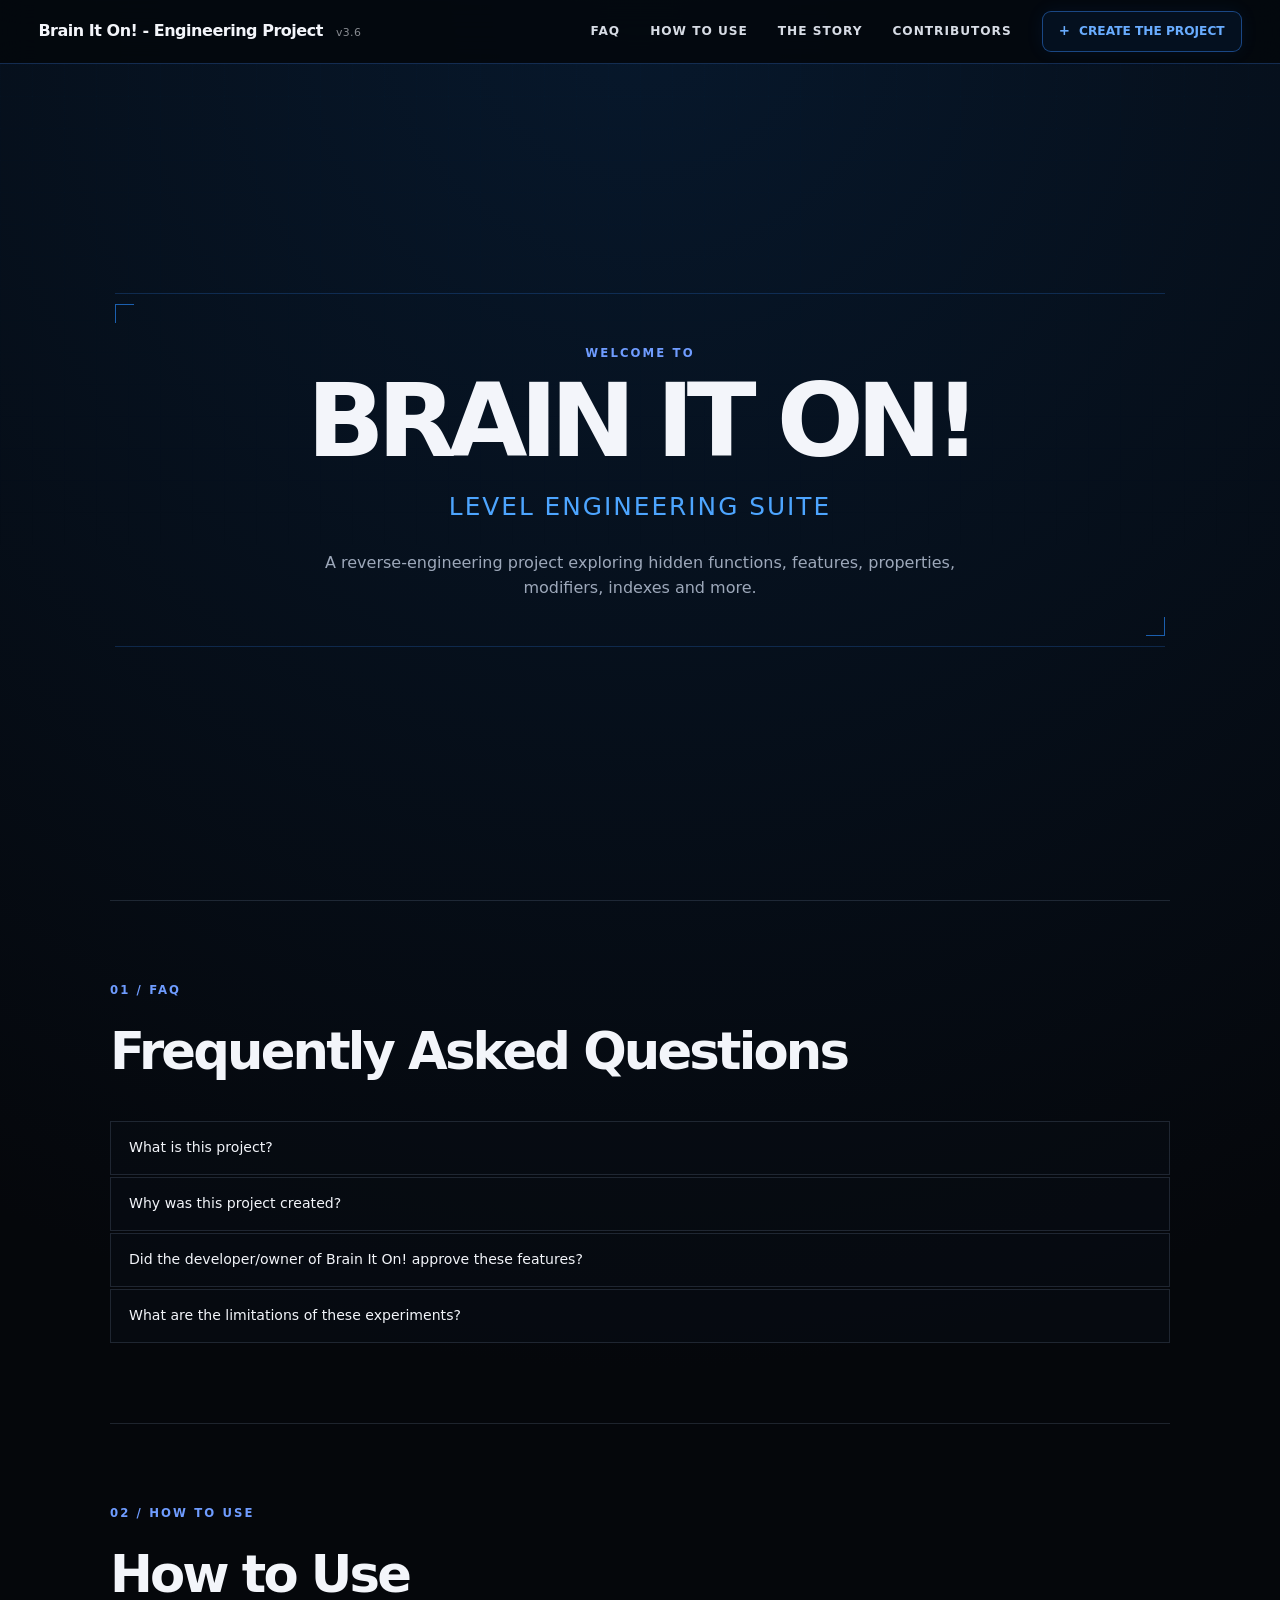
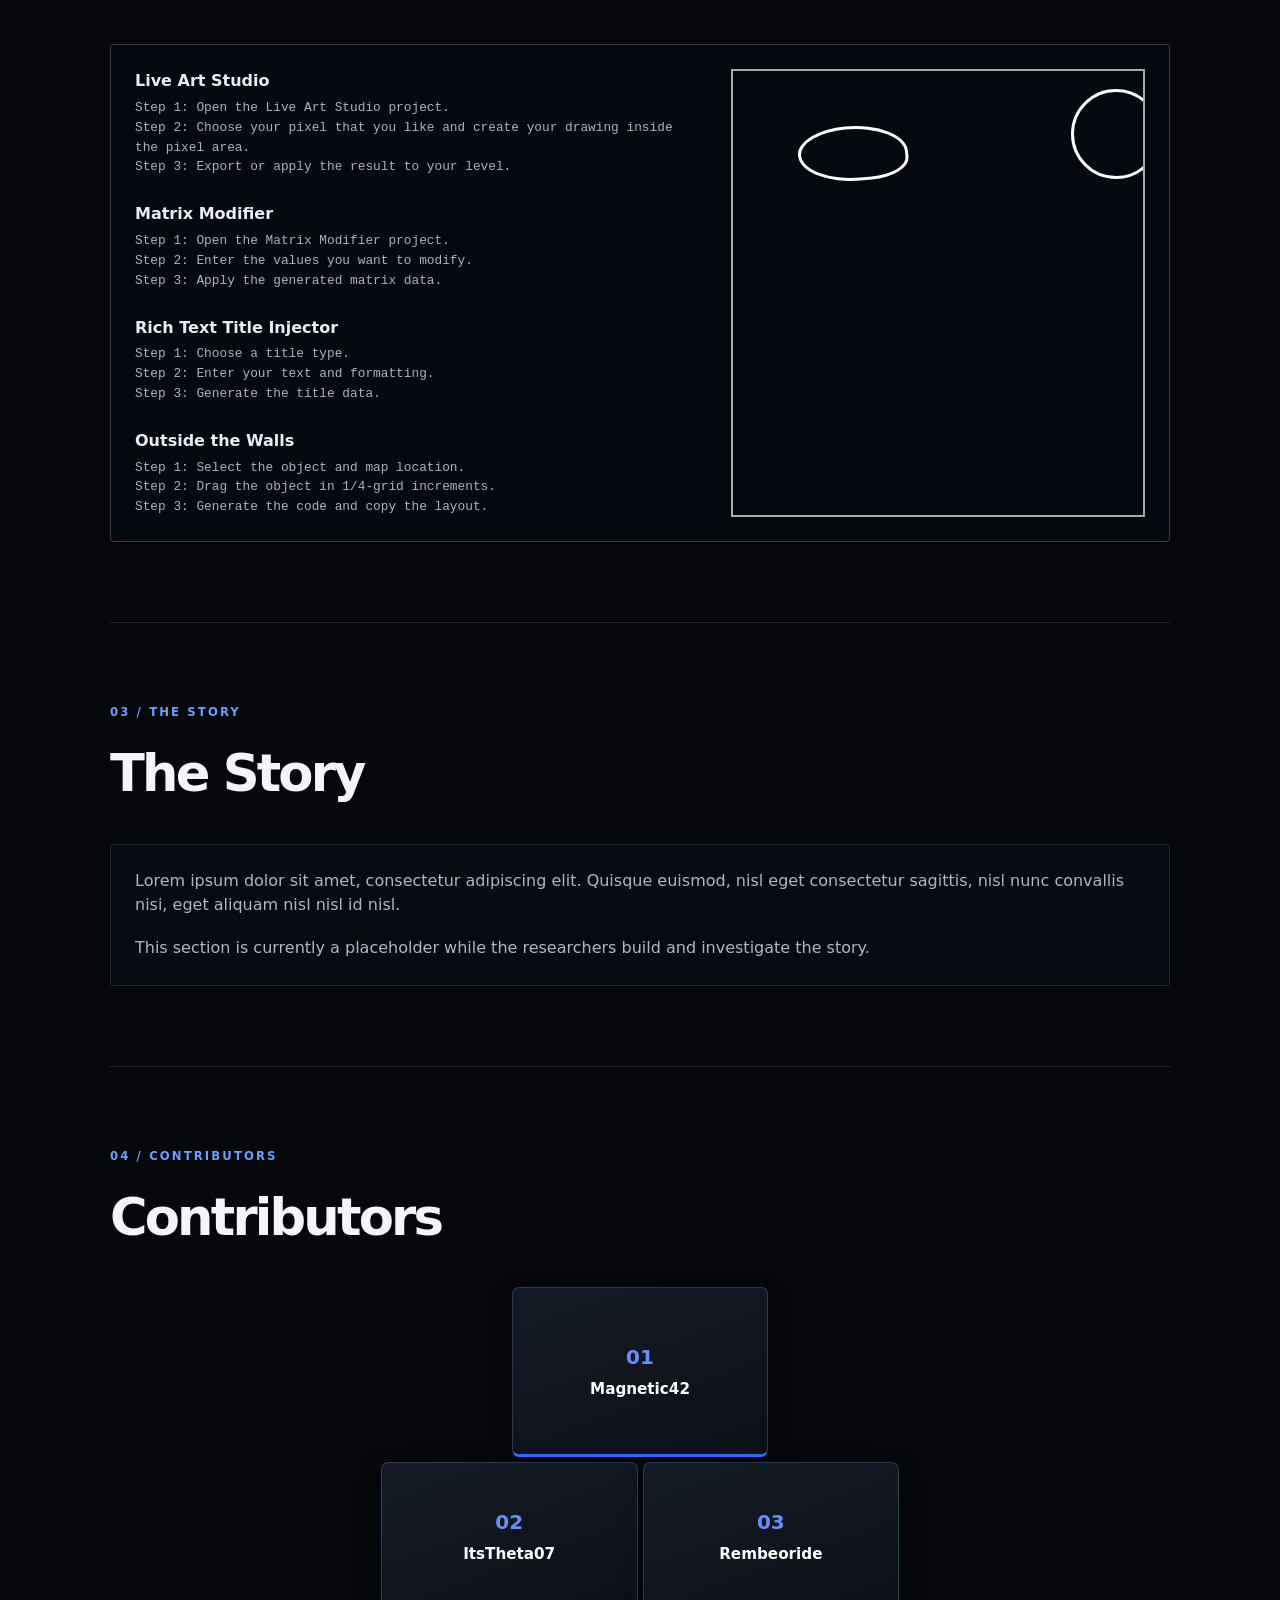
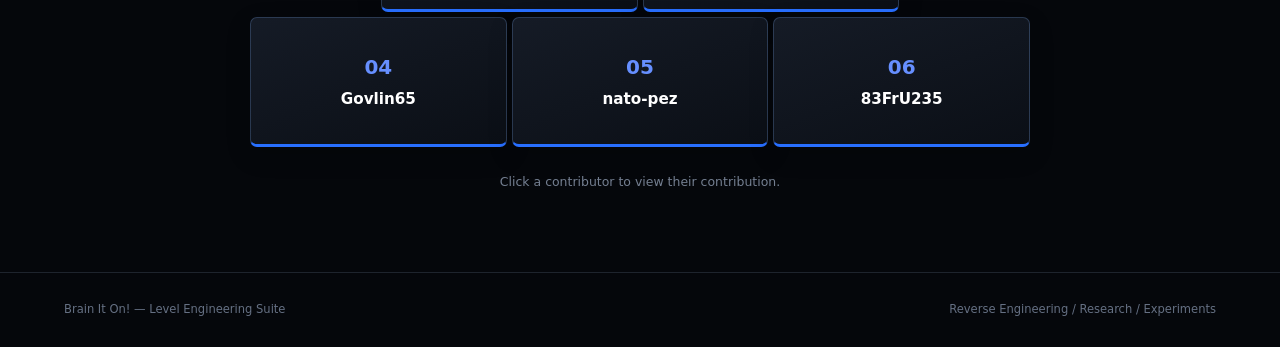
<file: index.html>
<!DOCTYPE html>
<html lang="en">
<head>
  <meta charset="UTF-8">
  <meta name="viewport" content="width=device-width, initial-scale=1.0">
  <title>Brain It On! — Level Engineering Suite</title>
  <link rel="stylesheet" href="style.css">
</head>
<body>

<header class="topbar">
  <a class="brand" href="#home">Brain It On! - Engineering Project <span class="site-version">v3.6</span></a>

  <nav class="nav">
    <a href="#faq">FAQ</a>
    <a href="#how-to-use">HOW TO USE</a>
    <a href="#story">THE STORY</a>
    <a href="#contributors">CONTRIBUTORS</a>

    <div class="create-wrap">
      <button class="create-btn" id="createBtn">
        <span>+</span> CREATE THE PROJECT
      </button>

      <div class="project-menu" id="projectMenu">
        <a href="projects/live-art-studio.html" target="_blank">
          <strong>Live Art Studio</strong>
          <small>UP TO 200×200 PIXELS</small>
        </a>
        <a href="projects/matrix-modifier.html" target="_blank">
          <strong>Matrix Modifier</strong>
        </a>
        <a href="projects/rich-text-title-injector.html" target="_blank">
          <strong>Rich Text Title Injector</strong>
          <small>A LOT OF DIFFERENT TYPES</small>
        </a>
        <a href="projects/outside-the-walls.html" target="_blank">
          <strong>Outside the Walls</strong>
        </a>
      </div>
    </div>
  </nav>
</header>

<main>
  <section class="hero" id="home">
    <div class="blueprint">
      <p class="eyebrow">WELCOME TO</p>
      <h1>BRAIN IT ON!</h1>
      <h2>Level Engineering Suite</h2>
      <p>
        A reverse-engineering project exploring hidden functions,
        features, properties, modifiers, indexes and more.
      </p>
    </div>
  </section>

  <section class="section" id="faq">
    <p class="eyebrow">01 / FAQ</p>
    <h2>Frequently Asked Questions</h2>

    <div class="accordion">
      <details>
        <summary>What is this project?</summary>
        <p>
          The Reverse Engineering - Brain It On! Project is about hidden
          functions, features, and properties like modifiers, object scaling,
          indexes, and more. The project was started before we cracked the
          code, and we conducted in-depth research to understand and perfect it.
        </p>
      </details>

      <details>
        <summary>Why was this project created?</summary>
        <p>
          Regarding the Basemented story, we're kind of suspicious about how
          it was created and how it works. That's why we're digging deeper
          into it, testing different ideas, and experimenting until we can
          get it working as perfectly as possible.
        </p>
      </details>

      <details>
        <summary>Did the developer/owner of Brain It On! approve these features?</summary>
        <p>
          Yes. The developer/owner has accepted these features, but they
          should be used with limitations.
        </p>
      </details>

      <details>
        <summary>What are the limitations of these experiments?</summary>
        <p>
          These experiments can have a significant impact on the gameplay
          experience. Once a trick becomes known, many people may ask for it,
          try to use it, or demand access to it. If these features are used too
          widely, they could potentially disrupt the game or negatively affect
          the experience for everyone. For that reason, some experiments should
          be used carefully and kept limited.
        </p>
      </details>
    </div>
  </section>

  <section class="section" id="how-to-use">
    <p class="eyebrow">02 / HOW TO USE</p>
    <h2>How to Use</h2>

    <div class="how-box">
      <div class="how-text">
        <div class="how-project">
          <h3>Live Art Studio</h3>
          <p>Step 1: Open the Live Art Studio project.</p>
          <p>Step 2: Choose your pixel that you like and create your drawing inside the pixel area.</p>
          <p>Step 3: Export or apply the result to your level.</p>
        </div>

        <div class="how-project">
          <h3>Matrix Modifier</h3>
          <p>Step 1: Open the Matrix Modifier project.</p>
          <p>Step 2: Enter the values you want to modify.</p>
          <p>Step 3: Apply the generated matrix data.</p>
        </div>

        <div class="how-project">
          <h3>Rich Text Title Injector</h3>
          <p>Step 1: Choose a title type.</p>
          <p>Step 2: Enter your text and formatting.</p>
          <p>Step 3: Generate the title data.</p>
        </div>

        <div class="how-project">
          <h3>Outside the Walls</h3>
          <p>Step 1: Select the object and map location.</p>
          <p>Step 2: Drag the object in 1/4-grid increments.</p>
          <p>Step 3: Generate the code and copy the layout.</p>
        </div>
      </div>

      <div class="how-diagram" aria-label="Instruction diagram">
        <div class="diagram-object"></div>
        <div class="diagram-circle"></div>
        <div class="diagram-ground"></div>
      </div>
    </div>
  </section>

  <section class="section" id="story">
    <p class="eyebrow">03 / THE STORY</p>
    <h2>The Story</h2>
    <div class="story-box">
      <p>
        Lorem ipsum dolor sit amet, consectetur adipiscing elit. Quisque
        euismod, nisl eget consectetur sagittis, nisl nunc convallis nisi,
        eget aliquam nisl nisl id nisl.
      </p>
      <p>
        This section is currently a placeholder while the researchers
        build and investigate the story.
      </p>
    </div>
  </section>

  <section class="section contributors" id="contributors">
    <p class="eyebrow">04 / CONTRIBUTORS</p>
    <h2>Contributors</h2>

    <div class="pyramid">
      <button class="person rank1" data-rank="01" data-name="Magnetic42" data-bio="Magnetic42 is the backbone; all base code is his, including the break code and deep searching. He also found out how the code decompresses into various characteristics of the level and modifiers for the objects.">
        <span>01</span><strong>Magnetic42</strong>
      </button>

      <button class="person rank2" data-rank="02" data-name="ItsTheta07" data-bio="Theta built the website and did a lot of work, finding the best idea to add to the link and updating the concise log of the updates.">
        <span>02</span><strong>ItsTheta07</strong>
      </button>
      <button class="person rank3" data-rank="03" data-name="Rembeoride" data-bio="Rembeoride is the boss; after the strange events on the Basemented level recently, he was sure there was a code to break the level and called all the trusted people to find out the secret of Basemented&#x27;s level.">
        <span>03</span><strong>Rembeoride</strong>
      </button>

      <button class="person rank4" data-rank="04" data-name="Govlin65" data-bio="Govlin65 is the destroyer of the level. Erm, actually, he cracked some parts of the level, researched thoroughly, and identified key features to pay attention to. Back then, Govlin65 also had admin powers, so he created some unreal designs, or is it?">
        <span>04</span><strong>Govlin65</strong>
      </button>
      <button class="person rank5" data-rank="05" data-name="nato-pez" data-bio="Nato-pez is a suggestor and is thinking of an idea; he also finds some bugs and reports them to the boss and the coder to fix errors in the Engineering Site.">
        <span>05</span><strong>nato-pez</strong>
      </button>
      <button class="person rank6" data-rank="06" data-name="83FrU235" data-bio="83FrU235 is just useless. NOPE, he is the foundation of Rich Text and Broken Text Encyclopedia, and also suggests new ideas and reports bugs just like Nato-pez.">
        <span>06</span><strong>83FrU235</strong>
      </button>
    </div>

    <p class="contributor-note">Click a contributor to view their contribution.</p>
  </section>
</main>

<div class="modal" id="contributorModal">
  <div class="modal-card">
    <button class="close" id="closeModal">×</button>
    <p class="eyebrow" id="modalRank"></p>
    <h2 id="modalName"></h2>
    <p id="modalBio">Contributor information will be added here.</p>
  </div>
</div>

<footer>
  <span>Brain It On! — Level Engineering Suite</span>
  <span>Reverse Engineering / Research / Experiments</span>
</footer>

<script src="script.js"></script>
</body>
</html>
</file>
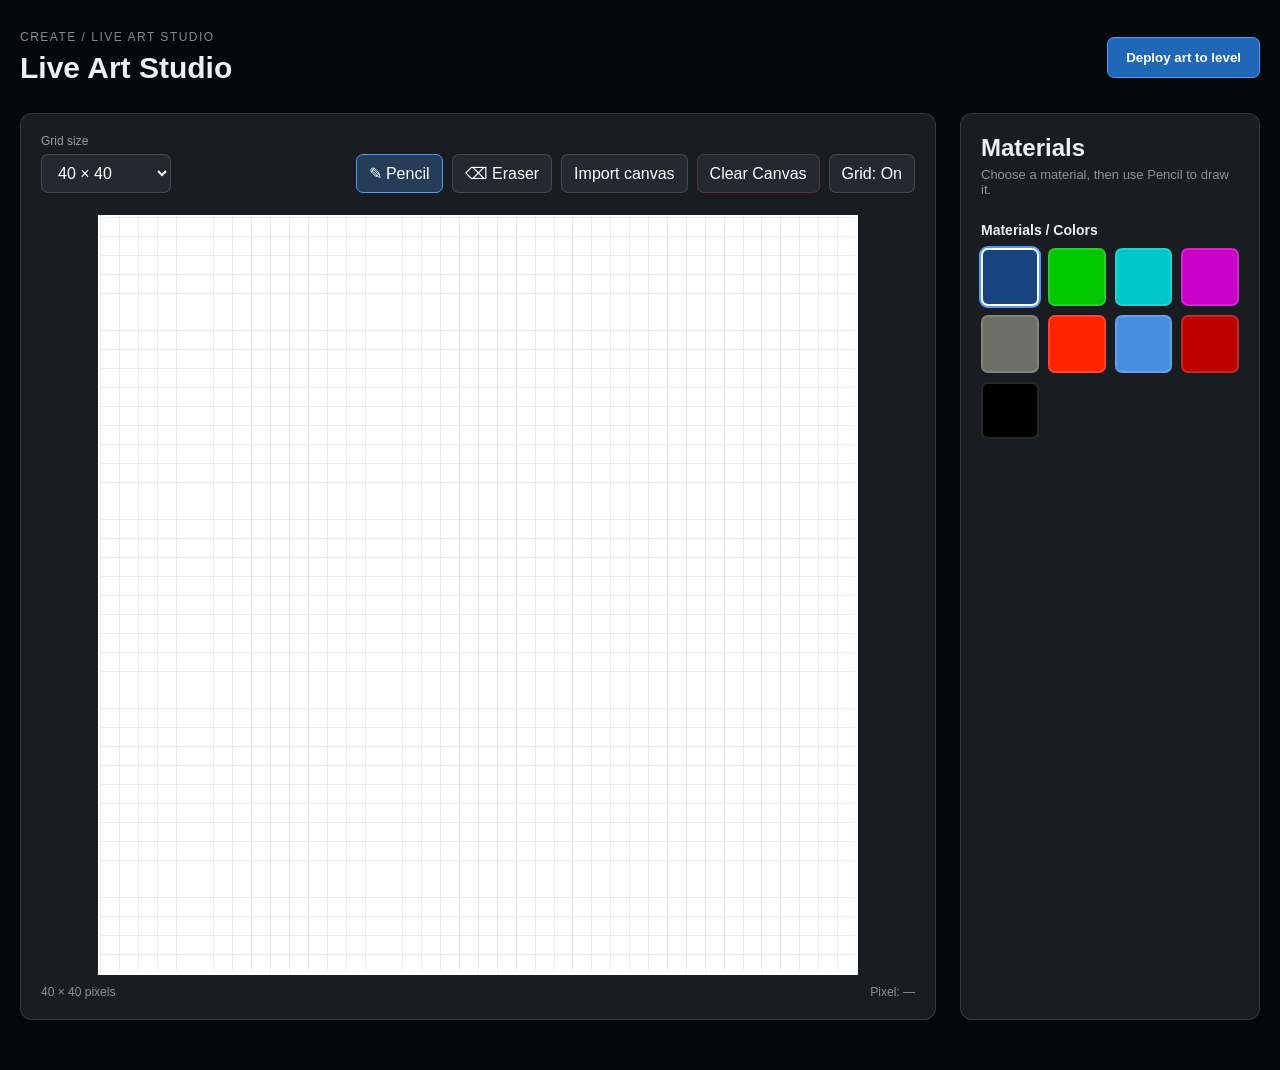
<file: projects/live-art-studio.html>
<!DOCTYPE html>
<html lang="en">
<head>
<meta charset="UTF-8">
<meta name="viewport" content="width=device-width, initial-scale=1.0">
<title>Live Art Studio</title>
<link rel="stylesheet" href="live-art-studio.css">
</head>
<body>
<div class="studio">

    <div class="topbar">
        <div>
            <div class="eyebrow">CREATE / LIVE ART STUDIO</div>
            <h1>Live Art Studio</h1>
        </div>
        <button id="deployArt">Deploy art to level</button>
    </div>

    <div class="studio-main">
        <section class="workspace">
            <div class="toolbar">
                <div class="grid-control">
                    <span>Grid size</span>
                    <select id="gridSize">
                        <option value="40">40 × 40</option>
                        <option value="75">75 × 75</option>
                        <option value="100">100 × 100</option>
                        <option value="150">150 × 150</option>
                        <option value="200">200 × 200</option>
                    </select>
                </div>

                <button class="tool active" id="pencil">✎ Pencil</button>
                <button class="tool" id="eraser">⌫ Eraser</button>

                <label class="import-button">
                    Import canvas
                    <input type="file" id="importCanvas" accept="image/*">
                </label>

                <button class="tool clear-tool" id="clearCanvas" type="button">
                    Clear Canvas
                </button>
                <button class="tool" id="toggleGrid" type="button">
                    Grid: On
                </button>
            </div>

            <div class="canvas-area">
                <canvas id="artCanvas" width="800" height="800"></canvas>
            </div>

            <div class="canvas-info">
                <span id="resolution">40 × 40 pixels</span>
                <span id="pixelPosition">Pixel: —</span>
            </div>
        </section>

        <aside class="materials">
            <h2>Materials</h2>
            <p class="materials-description">
                Choose a material, then use Pencil to draw it.
            </p>

            <div class="material-section">
                <h3>Materials / Colors</h3>
                <div class="material-grid">
                    <button class="material selected" data-name="Blue" data-color="#17447F" style="background:#17447F" aria-label="Blue"></button>
                    <button class="material" data-name="Green" data-color="#00C800" style="background:#00C800" aria-label="Green"></button>
                    <button class="material" data-name="Cyan" data-color="#00C8C8" style="background:#00C8C8" aria-label="Cyan"></button>
                    <button class="material" data-name="Magenta" data-color="#C800C8" style="background:#C800C8" aria-label="Magenta"></button>
                    <button class="material" data-name="Gray" data-color="#6D6E65" style="background:#6D6E65" aria-label="Gray"></button>
                    <button class="material" data-name="Red" data-color="#FF2400" style="background:#FF2400" aria-label="Red"></button>
                    <button class="material" data-name="Plus" data-color="#498FE0" style="background:#498FE0" aria-label="Plus wall"></button>
                    <button class="material" data-name="Minus" data-color="#BC0000" style="background:#BC0000" aria-label="Minus wall"></button>
                    <button class="material" data-name="Black" data-color="#000000" style="background:#000000" aria-label="Black"></button>
                </div>
            </div>
        </aside>
    </div>

    <div id="message"></div>
</div>

<script src="live-art-studio.js"></script>
</body>
</html>
</file>
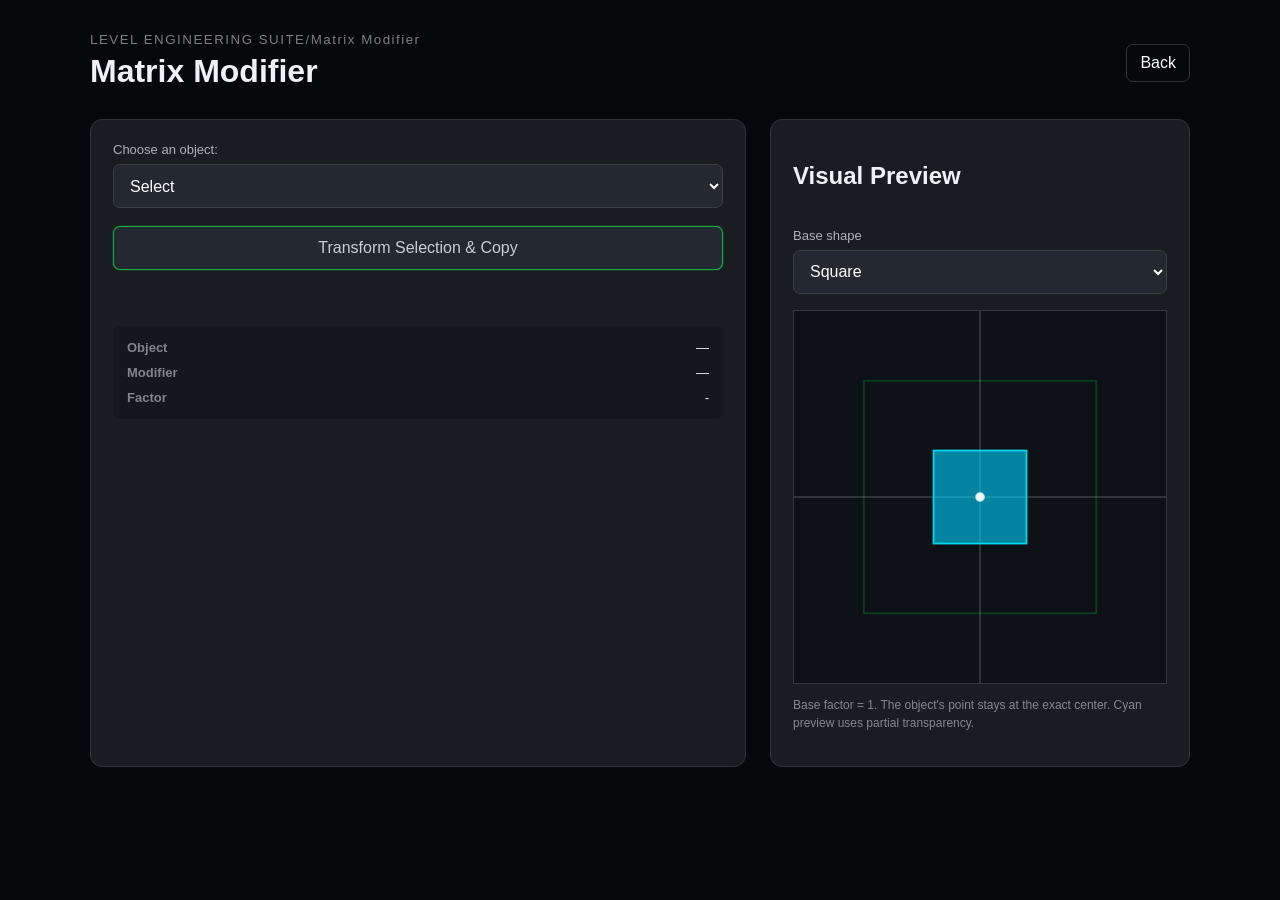
<file: projects/matrix-modifier.html>
<!doctype html>
<html lang="en"><head><meta charset="utf-8"><meta name="viewport" content="width=device-width,initial-scale=1">
<title>Matrix Modifier</title><link rel="stylesheet" href="matrix-modifier.css"></head>
<body>
<div class="page"><header><div><small>LEVEL ENGINEERING SUITE/Matrix Modifier</small><h1>Matrix Modifier</h1></div><a href="../index.html">Back</a></header>
<div class="layout">
<section class="panel controls">
<label>Choose an object:</label>
<select id="object"><option value="">Select</option><optgroup label="Walls"><option value="Wall_Square_Small">Wall_Square_Small</option><option value="Wall_Square">Wall_Square</option><option value="Wall_Plank_Tiny">Wall_Plank_Tiny</option><option value="Wall_Plank_Small">Wall_Plank_Small</option><option value="Wall_Plank">Wall_Plank</option><option value="Wall_Angle_Small">Wall_Angle_Small</option><option value="Wall_Angle">Wall_Angle</option><option value="Wall_Circle_Small">Wall_Circle_Small</option><option value="Wall_Circle">Wall_Circle</option><option value="Wall_Button">Wall_Button</option><option value="Wall_Button2">Wall_Button2</option><option value="Wall_Gate">Wall_Gate</option><option value="Wall_Fan_Small">Wall_Fan_Small</option></optgroup><optgroup label="Ice"><option value="Ice_Square_Small">Ice_Square_Small</option><option value="Ice_Square">Ice_Square</option><option value="Ice_Plank_Tiny">Ice_Plank_Tiny</option><option value="Ice_Plank_Small">Ice_Plank_Small</option><option value="Ice_Plank">Ice_Plank</option><option value="Ice_Angle_Small">Ice_Angle_Small</option><option value="Ice_Angle">Ice_Angle</option><option value="Ice_Circle_Small">Ice_Circle_Small</option><option value="Ice_Circle">Ice_Circle</option></optgroup><optgroup label="Rough"><option value="Rough_Square_Small">Rough_Square_Small</option><option value="Rough_Square">Rough_Square</option><option value="Rough_Plank_Tiny">Rough_Plank_Tiny</option><option value="Rough_Plank_Small">Rough_Plank_Small</option><option value="Rough_Plank">Rough_Plank</option><option value="Rough_Angle_Small">Rough_Angle_Small</option><option value="Rough_Angle">Rough_Angle</option><option value="Rough_Circle_Small">Rough_Circle_Small</option><option value="Rough_Circle">Rough_Circle</option></optgroup><optgroup label="Bouncy"><option value="Bouncy_Square_Small">Bouncy_Square_Small</option><option value="Bouncy_Square">Bouncy_Square</option><option value="Bouncy_Plank_Tiny">Bouncy_Plank_Tiny</option><option value="Bouncy_Plank_Small">Bouncy_Plank_Small</option><option value="Bouncy_Plank">Bouncy_Plank</option><option value="Bouncy_Angle_Small">Bouncy_Angle_Small</option><option value="Bouncy_Angle">Bouncy_Angle</option><option value="Bouncy_Circle_Small">Bouncy_Circle_Small</option><option value="Bouncy_Circle">Bouncy_Circle</option></optgroup><optgroup label="Deadly / Static"><option value="DT_Square_Small">DT_Square_Small</option><option value="DT_Square">DT_Square</option><option value="DT_Plank_Tiny">DT_Plank_Tiny</option><option value="DT_Plank_Small">DT_Plank_Small</option><option value="DT_Plank">DT_Plank</option><option value="DT_Angle_Small">DT_Angle_Small</option><option value="DT_Angle">DT_Angle</option><option value="DT_Circle_Small">DT_Circle_Small</option><option value="DT_Circle">DT_Circle</option></optgroup><optgroup label="Zones"><option value="NoDraw_Square_Tiny">NoDraw_Square_Tiny</option><option value="NoDraw_Square_Small">NoDraw_Square_Small</option><option value="NoDraw_Square">NoDraw_Square</option><option value="Water_Square_Tiny">Water_Square_Tiny</option><option value="Water_Square_Small">Water_Square_Small</option><option value="Water_Square">Water_Square</option></optgroup><optgroup label="Magnets"><option value="Magnet_Square">Magnet_Square</option><option value="MagnetN_Square">MagnetN_Square</option></optgroup><optgroup label="Balls"><option value="Ball_Orange_Small">Ball_Orange_Small</option><option value="Ball_Orange">Ball_Orange</option><option value="Ball_Orange_Large">Ball_Orange_Large</option><option value="Ball_Yellow_Small">Ball_Yellow_Small</option><option value="Ball_Yellow">Ball_Yellow</option><option value="Ball_Yellow_Large">Ball_Yellow_Large</option><option value="Ball_Moveable_Small">Ball_Moveable_Small</option><option value="Ball_Moveable">Ball_Moveable</option><option value="Ball_Moveable_Large">Ball_Moveable_Large</option><option value="Ball_Red_Small">Ball_Red_Small</option><option value="Ball_Red">Ball_Red</option><option value="Ball_Red_Large">Ball_Red_Large</option><option value="Ball_Bouncy_Small">Ball_Bouncy_Small</option><option value="Ball_Bouncy">Ball_Bouncy</option><option value="Ball_Bouncy_Large">Ball_Bouncy_Large</option><option value="Ball_Rough_Small">Ball_Rough_Small</option><option value="Ball_Rough">Ball_Rough</option><option value="Ball_Rough_Large">Ball_Rough_Large</option><option value="Ball_Ice_Small">Ball_Ice_Small</option><option value="Ball_Ice">Ball_Ice</option><option value="Ball_Ice_Large">Ball_Ice_Large</option><option value="Ball_DT_Small">Ball_DT_Small</option><option value="Ball_DT">Ball_DT</option><option value="Ball_DT_Large">Ball_DT_Large</option></optgroup><optgroup label="Movable"><option value="Moveable_Plank_10">Moveable_Plank_10</option><option value="Moveable_Plank_20">Moveable_Plank_20</option></optgroup><optgroup label="Gears"><option value="Gear_1">Gear_1</option><option value="Gear_2">Gear_2</option><option value="Gear_3">Gear_3</option><option value="Gear_4">Gear_4</option><option value="Gear_5">Gear_5</option><option value="Gear_6">Gear_6</option><option value="Gear_7">Gear_7</option><option value="Gear_8">Gear_8</option></optgroup></select>
<div id="after" class="hidden">
<label>Structural Operation</label>
<select id="modifier"><option value="">Select</option><option value="scale">Scale</option><option value="rotate">Rotate</option><option value="stretch">Stretch &amp; Scale (x,y factor)</option><option value="speed">Speed / Z-index</option></select>
</div>
<div id="factor" class="hidden"><label>Factor:</label>
<div id="num" class="hidden"><input id="number" type="text" inputmode="decimal" value="1"><span>0 → 1000</span></div>
<div id="rot" class="hidden"><input id="rotation" type="range" min="-360" max="360" value="0"><output id="rotv">0°</output></div>
<div id="xy" class="hidden"><div>X<input id="x" type="text" inputmode="decimal" value="1"></div><div>Y<input id="y" type="text" inputmode="decimal" value="1"></div></div>
</div>
<button id="transformCopy" class="transform-copy" type="button">Transform Selection &amp; Copy</button>
<div id="copyToast" class="copy-toast" role="status" aria-live="polite"></div>
<div class="summary"><b>Object</b><span id="so">—</span><b>Modifier</b><span id="sm">—</span><b>Factor</b><span id="sf">—</span></div>
</section>
<section class="panel preview"><h2>Visual Preview</h2>
<label>Base shape</label><select id="shape"><option value="square">Square</option><option value="circle">Circle</option><option value="triangle">Triangle</option></select>
<div class="preview-stage"><canvas id="canvas" width="400" height="400"></canvas></div>
<p>Base factor = 1. The object's point stays at the exact center. Cyan preview uses partial transparency.</p>
</section></div></div>
<script src="matrix-modifier.js"></script></body></html>
</file>
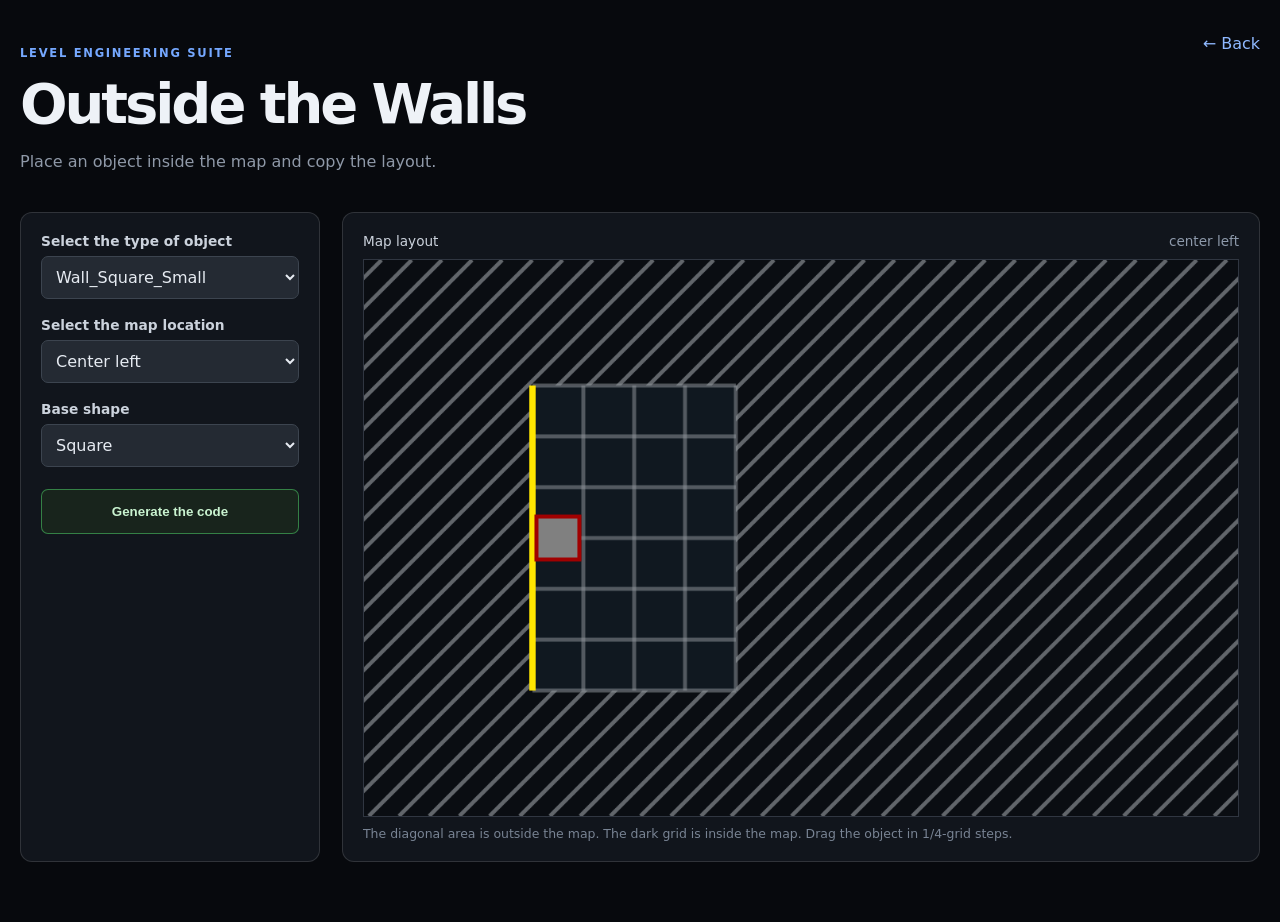
<file: projects/outside-the-walls.html>
<!doctype html>
<html lang="en">
<head>
<meta charset="utf-8">
<meta name="viewport" content="width=device-width,initial-scale=1">
<title>Outside the Walls — Level Engineering Suite</title>
<link rel="stylesheet" href="outside-the-walls.css">
</head>
<body>
<main class="ow-page">
  <header class="ow-head">
    <div>
      <p class="eyebrow">LEVEL ENGINEERING SUITE</p>
      <h1>Outside the Walls</h1>
      <p>Place an object inside the map and copy the layout.</p>
    </div>
    <a href="../index.html">← Back</a>
  </header>
  <section class="ow-layout">
    <aside class="ow-controls">
      <label for="objectType">Select the type of object</label>
      <select id="objectType"></select>
      <label for="mapLocation">Select the map location</label>
      <select id="mapLocation">
        <option value="center-left">Center left</option>
        <option value="top-left">Top left</option>
        <option value="bottom-left">Bottom left</option>
        <option value="bottom-center">Bottom center</option>
        <option value="bottom-right">Bottom right</option>
        <option value="center-right">Center right</option>
        <option value="top-right">Top right</option>
        <option value="top-center">Top center</option>
      </select>
      <label for="baseShape">Base shape</label>
      <select id="baseShape">
        <option value="square">Square</option>
        <option value="circle">Circle</option>
        <option value="triangle">Triangle</option>
      </select>
      <button id="generateCode" class="generate">Generate the code</button>
      <div id="copyMessage" class="copy-message" role="status" aria-live="polite"></div>
    </aside>
    <section class="ow-preview">
      <div class="preview-title">
        <span>Map layout</span>
        <span id="positionReadout">center left</span>
      </div>
      <canvas id="mapCanvas" width="1100" height="700"></canvas>
      <p class="hint">The diagonal area is outside the map. The dark grid is inside the map. Drag the object in 1/4-grid steps.</p>
    </section>
  </section>
</main>
<script>
window.NV4_OBJECTS=["Wall_Square_Small","Wall_Square","Wall_Plank_Tiny","Wall_Plank_Small","Wall_Plank","Wall_Angle_Small","Wall_Angle","Wall_Circle_Small","Wall_Circle","Ice_Square_Small","Ice_Square","Ice_Plank_Tiny","Ice_Plank_Small","Ice_Plank","Ice_Angle_Small","Ice_Angle","Ice_Circle_Small","Ice_Circle","Rough_Square_Small","Rough_Square","Rough_Plank_Tiny","Rough_Plank_Small","Rough_Plank","Rough_Angle_Small","Rough_Angle","Rough_Circle_Small","Rough_Circle","Bouncy_Square_Small","Bouncy_Square","Bouncy_Plank_Tiny","Bouncy_Plank_Small","Bouncy_Plank","Bouncy_Angle_Small","Bouncy_Angle","Bouncy_Circle_Small","Bouncy_Circle","DT_Square_Small","DT_Square","DT_Plank_Tiny","DT_Plank_Small","DT_Plank","DT_Angle_Small","DT_Angle","DT_Circle_Small","DT_Circle","NoDraw_Square_Tiny","NoDraw_Square_Small","NoDraw_Square","Water_Square_Tiny","Water_Square_Small","Water_Square","Magnet_Square","MagnetN_Square","Ball_Orange_Small","Ball_Orange","Ball_Orange_Large","Ball_Yellow_Small","Ball_Yellow","Ball_Yellow_Large","Ball_Moveable_Small","Ball_Moveable","Ball_Moveable_Large","Ball_Red_Small","Ball_Red","Ball_Red_Large","Ball_Bouncy_Small","Ball_Bouncy","Ball_Bouncy_Large","Ball_Rough_Small","Ball_Rough","Ball_Rough_Large","Ball_Ice_Small","Ball_Ice","Ball_Ice_Large","Ball_DT_Small","Ball_DT","Ball_DT_Large","Moveable_Plank_10","Moveable_Plank_20","Wall_Button","Wall_Button2","Wall_Gate","Wall_Fan_Small","Gear_1","Gear_2","Gear_3","Gear_4","Gear_5","Gear_6","Gear_7","Gear_8"];
</script>
<script src="outside-the-walls.js"></script>
</body>
</html>
</file>
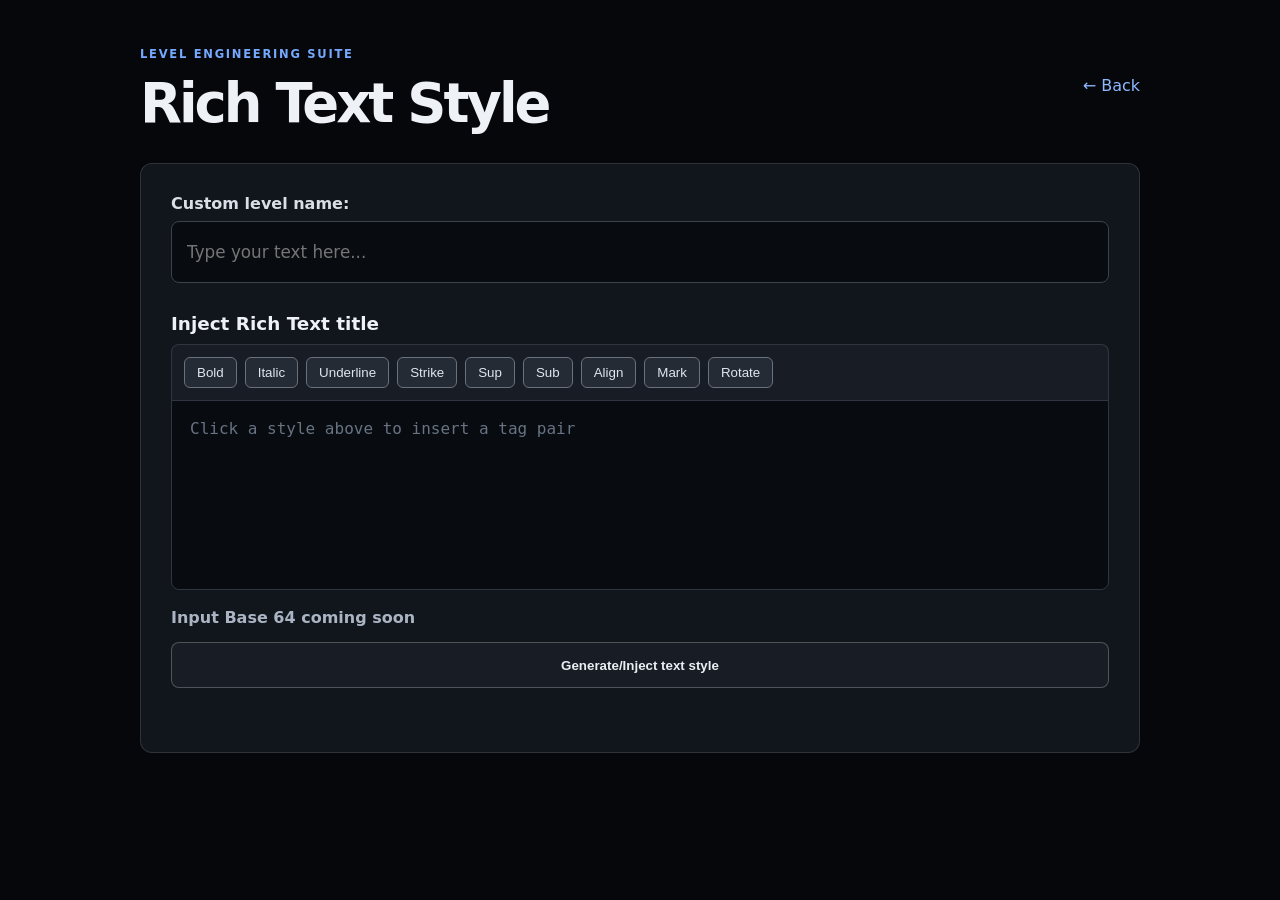
<file: projects/rich-text-title-injector.html>
<!doctype html>
<html lang="en">
<head>
<meta charset="utf-8">
<meta name="viewport" content="width=device-width,initial-scale=1">
<title>Rich Text Title Injector — Level Engineering Suite</title>
<link rel="stylesheet" href="rich-text-title-injector.css">
</head>
<body>
<main class="rt-page">
  <header class="rt-head">
    <div>
      <p class="eyebrow">LEVEL ENGINEERING SUITE</p>
      <h1>Rich Text Style</h1>
    </div>
    <a href="../index.html">← Back</a>
  </header>

  <section class="rt-panel">
    <label for="levelName">Custom level name:</label>
    <input id="levelName" type="text" placeholder="Type your text here..." autocomplete="off">

    <h2>Inject Rich Text title</h2>
    <div class="editor-toolbar" aria-label="Rich text tags">
      <button type="button" data-tag="strong">Bold</button>
      <button type="button" data-tag="em">Italic</button>
      <button type="button" data-tag="underline">Underline</button>
      <button type="button" data-tag="stk">Strike</button>
      <button type="button" data-tag="sp">Sup</button>
      <button type="button" data-tag="sb">Sub</button>
      <button type="button" data-tag="al">Align</button>
      <button type="button" data-tag="mark=0">Mark</button>
      <button type="button" data-tag="rot-deg=90">Rotate</button>
    </div>

    <div id="richEditor" class="rich-editor" contenteditable="true" spellcheck="false"
         aria-label="Rich text title editor"></div>

    <div class="base64-note">Input Base 64 coming soon</div>
    <button id="generateInject" class="generate-button" type="button">Generate/Inject text style</button>
    <div id="successMessage" class="success-message" role="status" aria-live="polite"></div>
  </section>
</main>
<script src="rich-text-title-injector.js"></script>
</body>
</html>
</file>
<file: style.css>
*{box-sizing:border-box;margin:0;padding:0}
:root{
  --bg:#05070b;--panel:#0d1119;--panel2:#111722;--text:#f3f5fa;
  --muted:#8e98aa;--line:rgba(130,150,180,.20);--blue:#247cff;
  --blue2:#53a8ff;--glow:rgba(36,124,255,.35)
}
html{scroll-behavior:smooth}
body{
  background:radial-gradient(circle at 50% 0,#07182c 0,#05070b 38%);
  color:var(--text);font-family:Inter,ui-sans-serif,system-ui,-apple-system,"Segoe UI",sans-serif;
  line-height:1.55;min-width:320px
}
body:before{
  content:"";position:fixed;inset:0;pointer-events:none;opacity:.25;
  background-image:linear-gradient(rgba(54,121,190,.07) 1px,transparent 1px),
  linear-gradient(90deg,rgba(54,121,190,.07) 1px,transparent 1px);
  background-size:32px 32px;mask-image:linear-gradient(to bottom,#000,transparent 75%)
}
a{color:inherit;text-decoration:none}
button{font:inherit}
.topbar{
  position:fixed;z-index:20;top:0;left:0;width:100%;height:64px;
  display:flex;align-items:center;justify-content:space-between;padding:0 3vw;
  border-bottom:1px solid rgba(64,142,255,.28);background:rgba(4,7,12,.88);
  backdrop-filter:blur(14px)
}
.brand{font-weight:800;letter-spacing:-.03em}
.nav{display:flex;align-items:center;gap:30px;font-size:.76rem;font-weight:700;letter-spacing:.08em}
.nav>a{color:#d7dce5;transition:.2s}.nav>a:hover{color:#63adff}
.create-wrap{position:relative}
.create-btn{
  border:1px solid rgba(55,141,255,.45);border-radius:9px;padding:9px 16px;
  color:#69adff;background:rgba(8,35,74,.32);cursor:pointer;
  box-shadow:0 0 18px rgba(35,120,255,.08);transition:.2s
}
.create-btn span{font-size:1.1em;margin-right:5px}
.create-btn:hover{background:#0967ed;color:white;border-color:#2385ff;box-shadow:0 0 24px var(--glow)}
.project-menu{
  position:absolute;right:0;top:calc(100% + 12px);width:315px;padding:8px;
  border:1px solid var(--line);border-radius:13px;background:rgba(10,14,22,.97);
  box-shadow:0 25px 60px rgba(0,0,0,.55);opacity:0;visibility:hidden;
  transform:translateY(-8px);transition:.2s
}
.project-menu.open{opacity:1;visibility:visible;transform:none}
.project-menu a{display:block;padding:14px;border-radius:8px;transition:.2s}
.project-menu a:hover{background:rgba(35,125,255,.11);transform:translateX(3px)}
.project-menu strong,.project-menu small{display:block}
.project-menu small{
  margin-top:2px;font-size:.65rem;letter-spacing:.08em;
  background:linear-gradient(90deg,#ff4d6d,#ffd43b,#38d996,#4fa7ff,#bd72ff,#ff4d6d);
  background-size:300% 100%;-webkit-background-clip:text;background-clip:text;color:transparent;
  animation:rainbow 5s linear infinite
}
@keyframes rainbow{to{background-position:300% 0}}

.hero{min-height:100vh;display:grid;place-items:center;padding:120px 5vw 80px}
.blueprint{
  width:min(1050px,100%);text-align:center;padding:50px 20px 45px;
  border-top:1px solid rgba(51,139,255,.22);border-bottom:1px solid rgba(51,139,255,.22);
  position:relative
}
.blueprint:before,.blueprint:after{
  content:"";position:absolute;width:18px;height:18px;border-top:1px solid #2582ee;border-left:1px solid #2582ee;opacity:.7
}
.blueprint:before{top:10px;left:0}.blueprint:after{bottom:10px;right:0;transform:rotate(180deg)}
.eyebrow{color:#6f9cff;font-size:.73rem;font-weight:800;letter-spacing:.18em;margin-bottom:13px}
.hero h1{font-size:clamp(3.3rem,8vw,7rem);line-height:.9;letter-spacing:-.075em}
.hero h2{
  margin-top:20px;font-size:clamp(1rem,2.2vw,1.55rem);font-weight:500;
  text-transform:uppercase;letter-spacing:.08em;color:#4da5ff
}
.hero p:last-child{max-width:700px;margin:25px auto 0;color:#9da8ba}

.section{width:min(1060px,90%);margin:auto;padding:80px 0;border-top:1px solid var(--line)}
.section h2{font-size:clamp(2rem,4vw,3.4rem);letter-spacing:-.055em;margin-bottom:30px}
.accordion{display:grid;gap:2px}
details{border:1px solid var(--line);background:rgba(8,12,19,.7)}
summary{cursor:pointer;list-style:none;padding:15px 18px;font-size:.88rem}
summary::-webkit-details-marker{display:none}
details p{padding:0 18px 18px;color:var(--muted);max-width:900px}

.how-box{
  display:grid;grid-template-columns:1.15fr .85fr;gap:35px;padding:24px;
  border:1px solid rgba(225,225,225,.24);border-radius:4px;background:rgba(8,11,17,.72)
}
.how-project{margin-bottom:25px}
.how-project:last-child{margin-bottom:0}
.how-project h3{font-size:1rem;margin-bottom:4px;color:#e8edf5}
.how-project p{font-family:ui-monospace,SFMono-Regular,Consolas,monospace;color:#aab2c0;font-size:.8rem}
.how-diagram{min-height:340px;border:2px solid rgba(225,225,225,.75);position:relative;overflow:hidden}
.diagram-object{
  position:absolute;top:55px;left:16%;width:110px;height:55px;border:3px solid white;
  border-radius:45% 55% 35% 55%;transform:rotate(-5deg)
}
.diagram-circle{
  position:absolute;right:-18px;top:18px;width:90px;height:90px;border:3px solid white;
  border-radius:50%
}
.diagram-ground{
  position:absolute;left:-10%;right:-5%;bottom:65px;height:70px;
  border-top:4px solid white;transform:rotate(5deg);
  clip-path:polygon(0 45%,10% 20%,20% 55%,30% 25%,40% 70%,50% 20%,60% 58%,70% 25%,80% 65%,90% 30%,100% 60%,100% 100%,0 100%)
}

.story-box{border:1px solid var(--line);border-radius:4px;padding:24px;color:#aeb7c5;background:rgba(10,14,22,.55)}
.story-box p+p{margin-top:18px}

.pyramid{
  width:min(780px,100%);margin:20px auto 0;
  display:grid;grid-template-columns:repeat(6,1fr);grid-template-rows:170px 150px 130px;
  align-items:stretch;gap:5px
}
.person{
  border:1px solid rgba(110,150,210,.3);border-bottom:3px solid #286fff;border-radius:7px;
  background:linear-gradient(160deg,#151b26,#0b0f16);color:white;cursor:pointer;
  display:flex;flex-direction:column;justify-content:center;align-items:center;
  transition:.2s;box-shadow:0 8px 25px rgba(0,0,0,.18)
}
.person:hover{transform:translateY(-5px);border-color:#408eff;box-shadow:0 0 25px rgba(36,124,255,.2)}
.person span{color:#668fff;font-weight:800;font-size:1.25rem}
.person strong{margin-top:5px;font-size:.95rem}
.rank1{grid-column:3/5;grid-row:1}
.rank2{grid-column:2/4;grid-row:2}
.rank3{grid-column:4/6;grid-row:2}
.rank4{grid-column:1/3;grid-row:3}
.rank5{grid-column:3/5;grid-row:3}
.rank6{grid-column:5/7;grid-row:3}
.contributor-note{text-align:center;color:#747f91;font-size:.78rem;margin-top:25px}

.modal{
  position:fixed;inset:0;z-index:50;display:grid;place-items:center;padding:25px;
  background:rgba(0,0,0,.7);backdrop-filter:blur(7px);opacity:0;visibility:hidden;transition:.2s
}
.modal.open{opacity:1;visibility:visible}
.modal-card{
  width:min(600px,100%);padding:35px;border:1px solid rgba(60,140,255,.3);
  border-radius:14px;background:#0d121b;box-shadow:0 30px 80px rgba(0,0,0,.55);position:relative
}
.modal-card h2{margin-bottom:12px}.modal-card>p:last-child{color:var(--muted)}
.close{position:absolute;right:14px;top:8px;border:0;background:none;color:#8791a2;font-size:2rem;cursor:pointer}

footer{
  display:flex;justify-content:space-between;padding:28px 5vw;border-top:1px solid var(--line);
  color:#657083;font-size:.72rem
}
@media(max-width:800px){
  .topbar{height:auto;min-height:64px;align-items:flex-start;padding:14px 4vw;gap:12px}
  .brand{display:none}.nav{justify-content:flex-end;flex-wrap:wrap;gap:9px 14px;font-size:.64rem}
  .hero{padding-top:150px}.how-box{grid-template-columns:1fr}
  .pyramid{grid-template-columns:repeat(2,1fr);grid-template-rows:repeat(3,130px)}
  .rank1,.rank2,.rank3,.rank4,.rank5,.rank6{grid-column:auto;grid-row:auto}
  .rank1{order:1}.rank2{order:2}.rank3{order:3}.rank4{order:4}.rank5{order:5}.rank6{order:6}
  footer{flex-direction:column;gap:8px}
}
@media(max-width:520px){
  .project-menu{width:min(310px,88vw)}
  .create-btn{padding:8px 10px;font-size:.7rem}
}

.site-version{margin-left:8px;font-size:.68em;font-weight:500;opacity:.55;letter-spacing:.4px}
</file>
<file: projects/live-art-studio.css>
* {
    box-sizing: border-box;
}

body {
    margin: 0;
    min-height: 100vh;
    background: #05070b;
    color: #eef2f7;
    font-family: Inter, Helvetica, sans-serif;
}

.studio {
    width: min(1250px, calc(100% - 40px));
    margin: 0 auto;
    padding: 30px 0 50px;
}

.topbar {
    display: flex;
    justify-content: space-between;
    align-items: center;
    margin-bottom: 28px;
}

.eyebrow {
    font-size: 12px;
    letter-spacing: 1.5px;
    opacity: .55;
    margin-bottom: 7px;
}

h1 {
    margin: 0;
    font-size: 30px;
}

.topbar > button {
    border: 1px solid #4d9cff;
    background: #2167b7;
    color: white;
    padding: 12px 18px;
    border-radius: 7px;
    cursor: pointer;
    font-weight: bold;
}

.studio-main {
    display: grid;
    grid-template-columns: minmax(0, 1fr) 300px;
    gap: 24px;
}

.workspace,
.materials {
    border: 1px solid rgba(255,255,255,.12);
    background: #191c21;
    border-radius: 12px;
}

.workspace {
    padding: 20px;
}

.materials {
    padding: 20px;
}

.toolbar {
    display: flex;
    align-items: end;
    gap: 9px;
    flex-wrap: wrap;
    margin-bottom: 22px;
}

.grid-control {
    display: flex;
    flex-direction: column;
    gap: 6px;
    margin-right: auto;
}

.grid-control span {
    font-size: 12px;
    opacity: .6;
}

select,
.tool,
.import-button {
    height: 39px;
    border: 1px solid rgba(255,255,255,.15);
    border-radius: 7px;
    background: #242830;
    color: white;
    padding: 0 12px;
    font: inherit;
}

select {
    min-width: 130px;
}

.tool,
.import-button {
    cursor: pointer;
}

.tool.active {
    border-color: #4d9cff;
    background: #263d5a;
}

.import-button {
    display: flex;
    align-items: center;
}

.import-button input {
    display: none;
}

.canvas-area {
    width: min(100%, 760px);
    aspect-ratio: 1;
    margin: 0 auto;
    background: white;
    border: 2px solid rgba(255,255,255,.25);
}

#artCanvas {
    display: block;
    width: 100%;
    height: 100%;
    image-rendering: pixelated;
    image-rendering: crisp-edges;
    cursor: crosshair;
    touch-action: none;
}

.canvas-info {
    display: flex;
    justify-content: space-between;
    margin-top: 10px;
    font-size: 12px;
    opacity: .55;
}

.materials h2 {
    margin: 0 0 5px;
}

.materials-description {
    margin: 0 0 25px;
    font-size: 13px;
    opacity: .55;
}

.material-section {
    margin-bottom: 28px;
}

.material-section h3 {
    margin: 0 0 10px;
    font-size: 14px;
}

.material-grid {
    display: grid;
    grid-template-columns: repeat(4, 1fr);
    gap: 9px;
}

.material {
    width: 100%;
    aspect-ratio: 1;
    border-radius: 7px;
    border: 2px solid rgba(255,255,255,.15);
    cursor: pointer;
    position: relative;
}

.material.selected {
    border-color: white;
    box-shadow: 0 0 0 2px #4d9cff;
}

#message {
    position: fixed;
    bottom: 25px;
    left: 50%;
    transform: translateX(-50%);
    background: #252a32;
    border: 1px solid rgba(255,255,255,.15);
    padding: 10px 16px;
    border-radius: 7px;
    opacity: 0;
    pointer-events: none;
    transition: opacity .2s;
}

#message.show {
    opacity: 1;
}

@media (max-width: 850px) {
    .studio-main {
        grid-template-columns: 1fr;
    }

    .materials {
        order: 2;
    }

    .topbar {
        align-items: flex-start;
        gap: 15px;
        flex-direction: column;
    }
}

.clear-tool {
    border-color: rgba(255, 90, 90, .25);
}

.clear-tool:hover {
    border-color: rgba(255, 90, 90, .55);
}
</file>
<file: projects/matrix-modifier.css>
*{box-sizing:border-box}body{margin:0;background:#05070b;color:#eef2f7;font-family:Inter,sans-serif}.page{width:min(1100px,calc(100% - 40px));margin:auto;padding:30px 0}header{display:flex;justify-content:space-between;align-items:center;margin-bottom:24px}header small{opacity:.5;letter-spacing:1.5px}h1{margin:5px 0}header a{color:white;text-decoration:none;border:1px solid #333;padding:9px 13px;border-radius:7px}.layout{display:grid;grid-template-columns:1fr 420px;gap:24px}.panel{background:#191c21;border:1px solid #30343b;border-radius:12px;padding:22px}label{display:block;margin:18px 0 7px;opacity:.7;font-size:13px}label:first-child{margin-top:0}select,input[type=number]{width:100%;height:44px;background:#242830;color:#fff;border:1px solid #3b4048;border-radius:7px;padding:0 12px;font:inherit}.hidden{display:none}#num,#rot,#xy{margin-top:8px}#num span{display:block;font-size:11px;opacity:.5;margin-top:5px}#rot{display:none;gap:12px;align-items:center} #rot:not(.hidden){display:flex}#rotation{flex:1;accent-color:#00d2ff}#rotv{width:55px}.xy{display:flex!important;gap:12px}.xy div{flex:1}.summary{margin-top:28px;padding:14px;background:#14171b;border-radius:8px;display:grid;grid-template-columns:auto 1fr;gap:10px;font-size:13px}.summary span{text-align:right;overflow-wrap:anywhere}.summary b{opacity:.5} .preview{display:flex;flex-direction:column;min-width:0}
.preview>select{margin-bottom:16px}
.preview-stage{
    position:relative;
    width:100%;
    aspect-ratio:1;
    background:#0d1116;
    border:1px solid #343941;
    overflow:hidden;
}
.preview-stage canvas{
    display:block;
    width:100%;
    height:100%;
}
.preview p{font-size:12px;opacity:.5;line-height:1.5}
@media(max-width:800px){.layout{grid-template-columns:1fr}}
/* Matrix Modifier numeric factor fields */
#number, #x, #y {
    color: #c9ced6;
    caret-color: #25d8ff;
}
#number:focus, #x:focus, #y:focus {
    color: #e1e5ea;
}
#number::selection, #x::selection, #y::selection {
    background: rgba(0,210,255,.25);
}

/* Fix: decimal text inputs must use the same dark UI as the other controls. */
#number, #x, #y {
    width: 100%;
    height: 44px;
    box-sizing: border-box;
    background: #242830 !important;
    color: #c9ced6 !important;
    -webkit-text-fill-color: #c9ced6 !important;
    border: 1px solid #3b4048;
    border-radius: 7px;
    padding: 0 12px;
    font: inherit;
    outline: none;
}
#number:focus, #x:focus, #y:focus {
    background: #242830 !important;
    color: #e1e5ea !important;
    -webkit-text-fill-color: #e1e5ea !important;
    border-color: #555d68;
}

.copy-toast{
    min-height:20px;
    margin-top:8px;
    color:#7ee787;
    font-size:12px;
    opacity:0;
    transition:opacity .15s ease;
}
.copy-toast.show{
    opacity:1;
}

.transform-copy{
  width:100%;
  margin-top:18px;
  height:44px;
  border:1px solid rgba(0,255,80,.65);
  border-radius:7px;
  background:#242830;
  color:#c9ced6;
  font:inherit;
  cursor:pointer;
  transition:.15s ease;
  box-shadow:0 0 0 1px rgba(0,255,80,.10);
}
.transform-copy:hover{
  background:#2b3038;
  border-color:rgba(0,255,80,.95);
  box-shadow:0 0 12px rgba(0,255,80,.14);
  color:#e1e5ea;
}
.transform-copy:active{transform:translateY(1px)}
</file>
<file: projects/outside-the-walls.css>
*{box-sizing:border-box}
body{margin:0;min-height:100vh;background:#07090d;color:#eef2f7;font-family:Inter,ui-sans-serif,system-ui,-apple-system,"Segoe UI",sans-serif}
.ow-page{width:min(1400px,calc(100% - 40px));margin:auto;padding:34px 0 60px}
.ow-head{display:flex;justify-content:space-between;align-items:flex-start;gap:20px;margin-bottom:25px}
.ow-head a{color:#8fb9ff;text-decoration:none}.eyebrow{font-size:.72rem;letter-spacing:.15em;color:#75a8ff;font-weight:800}h1{margin:5px 0;font-size:clamp(2rem,5vw,3.5rem);letter-spacing:-.055em}.ow-head p:last-child{color:#8f99a8}
.ow-layout{display:grid;grid-template-columns:300px 1fr;gap:22px}.ow-controls,.ow-preview{border:1px solid rgba(255,255,255,.13);background:#11151c;border-radius:12px;padding:20px}.ow-controls label{display:block;margin:0 0 7px;color:#cbd2dc;font-size:.86rem;font-weight:700}.ow-controls select{width:100%;height:43px;margin-bottom:18px;background:#242a33;color:#e6ebf2;border:1px solid #3c444f;border-radius:7px;padding:0 10px;font:inherit}.generate{width:100%;height:45px;margin-top:4px;background:#18241c;color:#c9f3d0;border:1px solid rgba(80,220,110,.5);border-radius:7px;font-weight:800;cursor:pointer}.generate:hover{background:#1c3021;border-color:#76e68a}.copy-message{min-height:24px;margin-top:10px;color:#9be6a9;font-weight:700;font-size:.88rem}.preview-title{display:flex;justify-content:space-between;color:#cbd2dc;font-size:.85rem;margin-bottom:10px}#positionReadout{color:#8d99aa}#mapCanvas{display:block;width:100%;height:auto;background:#0a0d12;border:1px solid #303641;cursor:grab;touch-action:none}#mapCanvas.dragging{cursor:grabbing}.hint{margin:9px 0 0;color:#788393;font-size:.78rem}@media(max-width:850px){.ow-layout{grid-template-columns:1fr}.ow-head{flex-direction:column}}

#mapCanvas{display:block;background:#090c11;touch-action:none;}
</file>
<file: projects/rich-text-title-injector.css>
*{box-sizing:border-box}
body{
  margin:0;min-height:100vh;background:#05070b;color:#eef2f7;
  font-family:Inter,ui-sans-serif,system-ui,-apple-system,"Segoe UI",sans-serif
}
.rt-page{width:min(1000px,calc(100% - 40px));margin:0 auto;padding:35px 0 70px}
.rt-head{display:flex;justify-content:space-between;align-items:center;margin-bottom:28px}
.rt-head a{color:#8fb9ff;text-decoration:none}
.eyebrow{font-size:.72rem;letter-spacing:.15em;color:#75a8ff;font-weight:800}
h1{font-size:clamp(2rem,5vw,3.4rem);margin:5px 0 0;letter-spacing:-.055em}
.rt-panel{border:1px solid rgba(255,255,255,.13);background:#11151c;border-radius:12px;padding:30px}
label,h2{display:block;font-weight:700}
label{margin-bottom:8px;color:#d9dee7}
#levelName{
  width:100%;height:62px;background:#080b10;color:#dfe5ee;border:1px solid #3b424d;
  border-radius:8px;padding:0 15px;font:inherit;font-size:1.05rem;outline:none
}
#levelName:focus{border-color:#5b9dff}
h2{font-size:1.15rem;margin:30px 0 10px}
.editor-toolbar{display:flex;flex-wrap:wrap;gap:8px;padding:12px;border:1px solid #303641;border-bottom:0;border-radius:8px 8px 0 0;background:#181d25}
.editor-toolbar button{
  border:1px solid #69717c;background:#252b34;color:#dfe5ed;border-radius:6px;
  padding:7px 12px;cursor:pointer
}
.editor-toolbar button:hover{border-color:#6ea9ff;background:#202d40}
.rich-editor{
  min-height:190px;padding:18px;background:#080b10;border:1px solid #303641;
  border-radius:0 0 8px 8px;color:#e9edf3;font-family:ui-monospace,SFMono-Regular,Consolas,monospace;
  white-space:pre-wrap;outline:none
}
.rich-editor:empty:before{content:"Click a style above to insert a tag pair";color:#687383}
.base64-note{margin:18px 0 15px;color:#aab4c3;font-weight:700}
.generate-button{
  width:100%;height:46px;border:1px solid rgba(255,255,255,.24);border-radius:8px;
  background:#181d25;color:#e9edf4;font-weight:800;cursor:pointer
}
.generate-button:hover{border-color:#65c985}
.success-message{min-height:24px;margin-top:10px;color:#9be6a9;font-weight:700}
</file>
